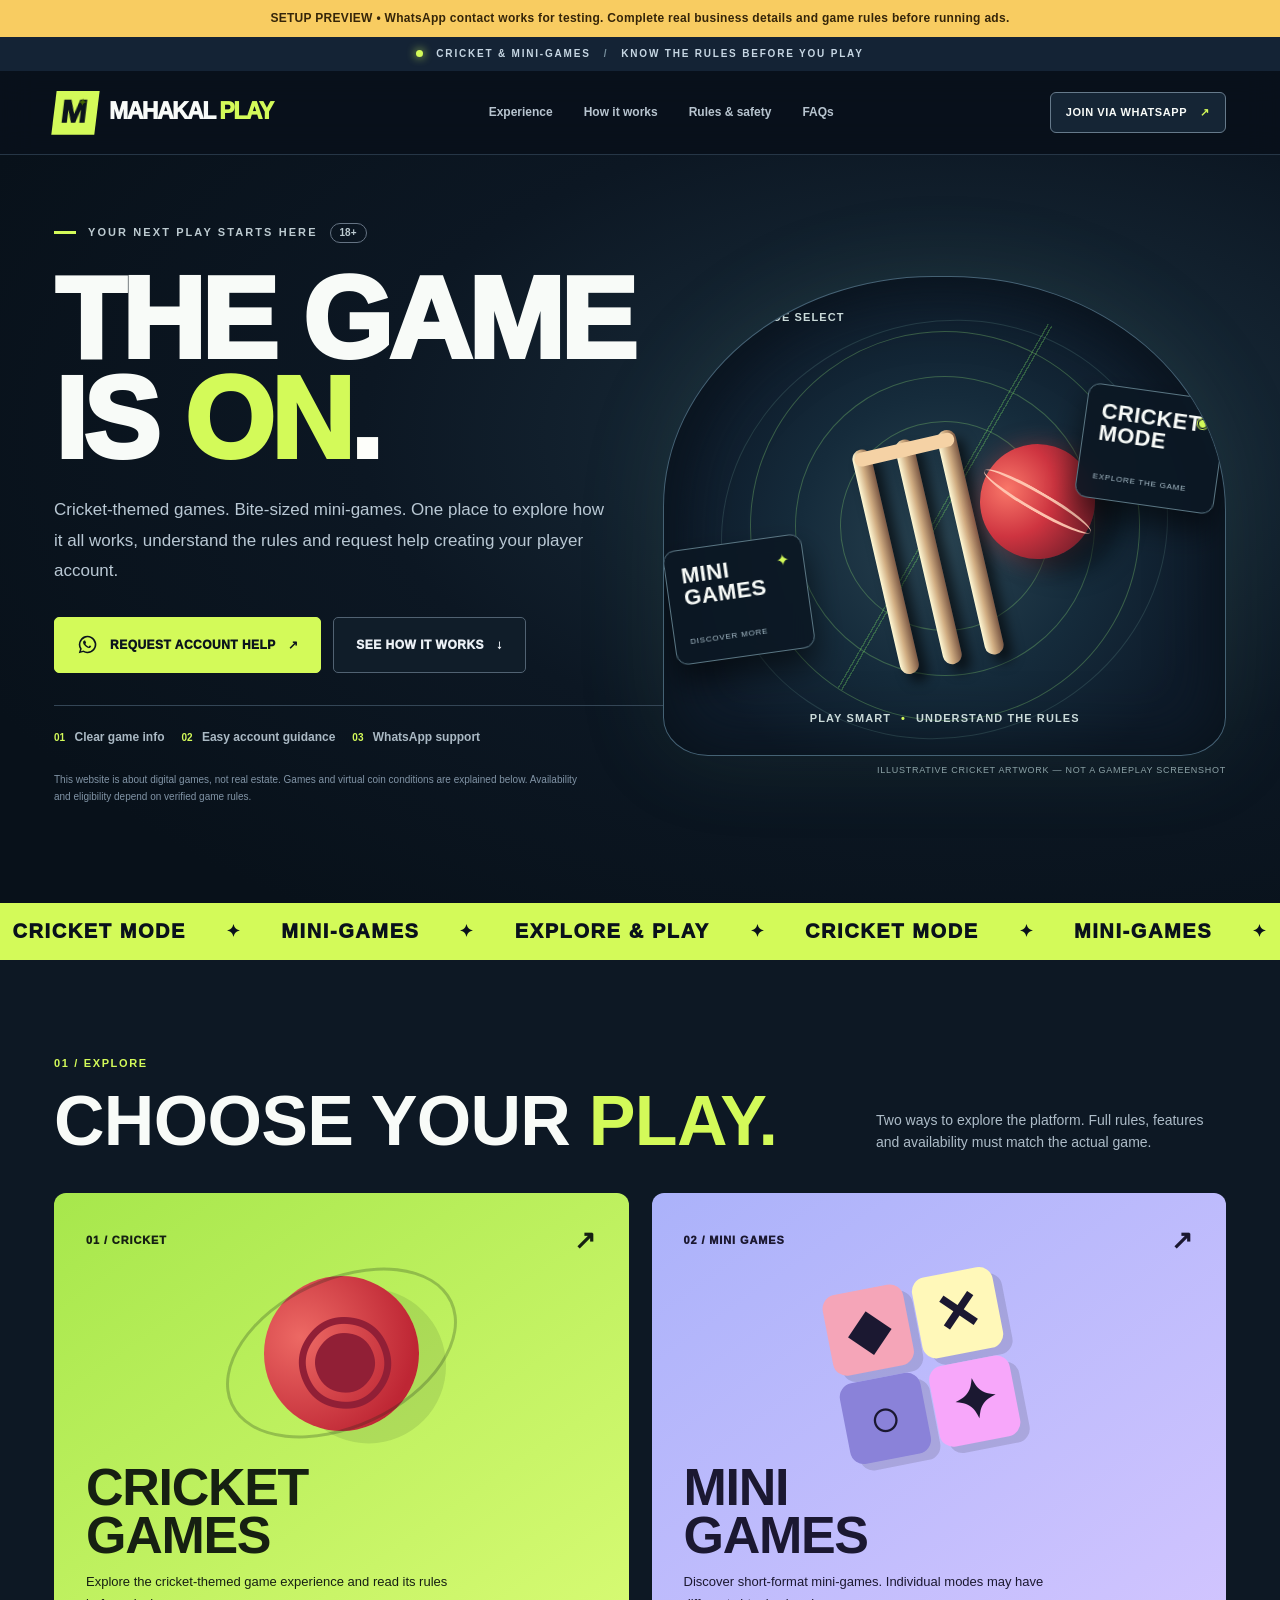
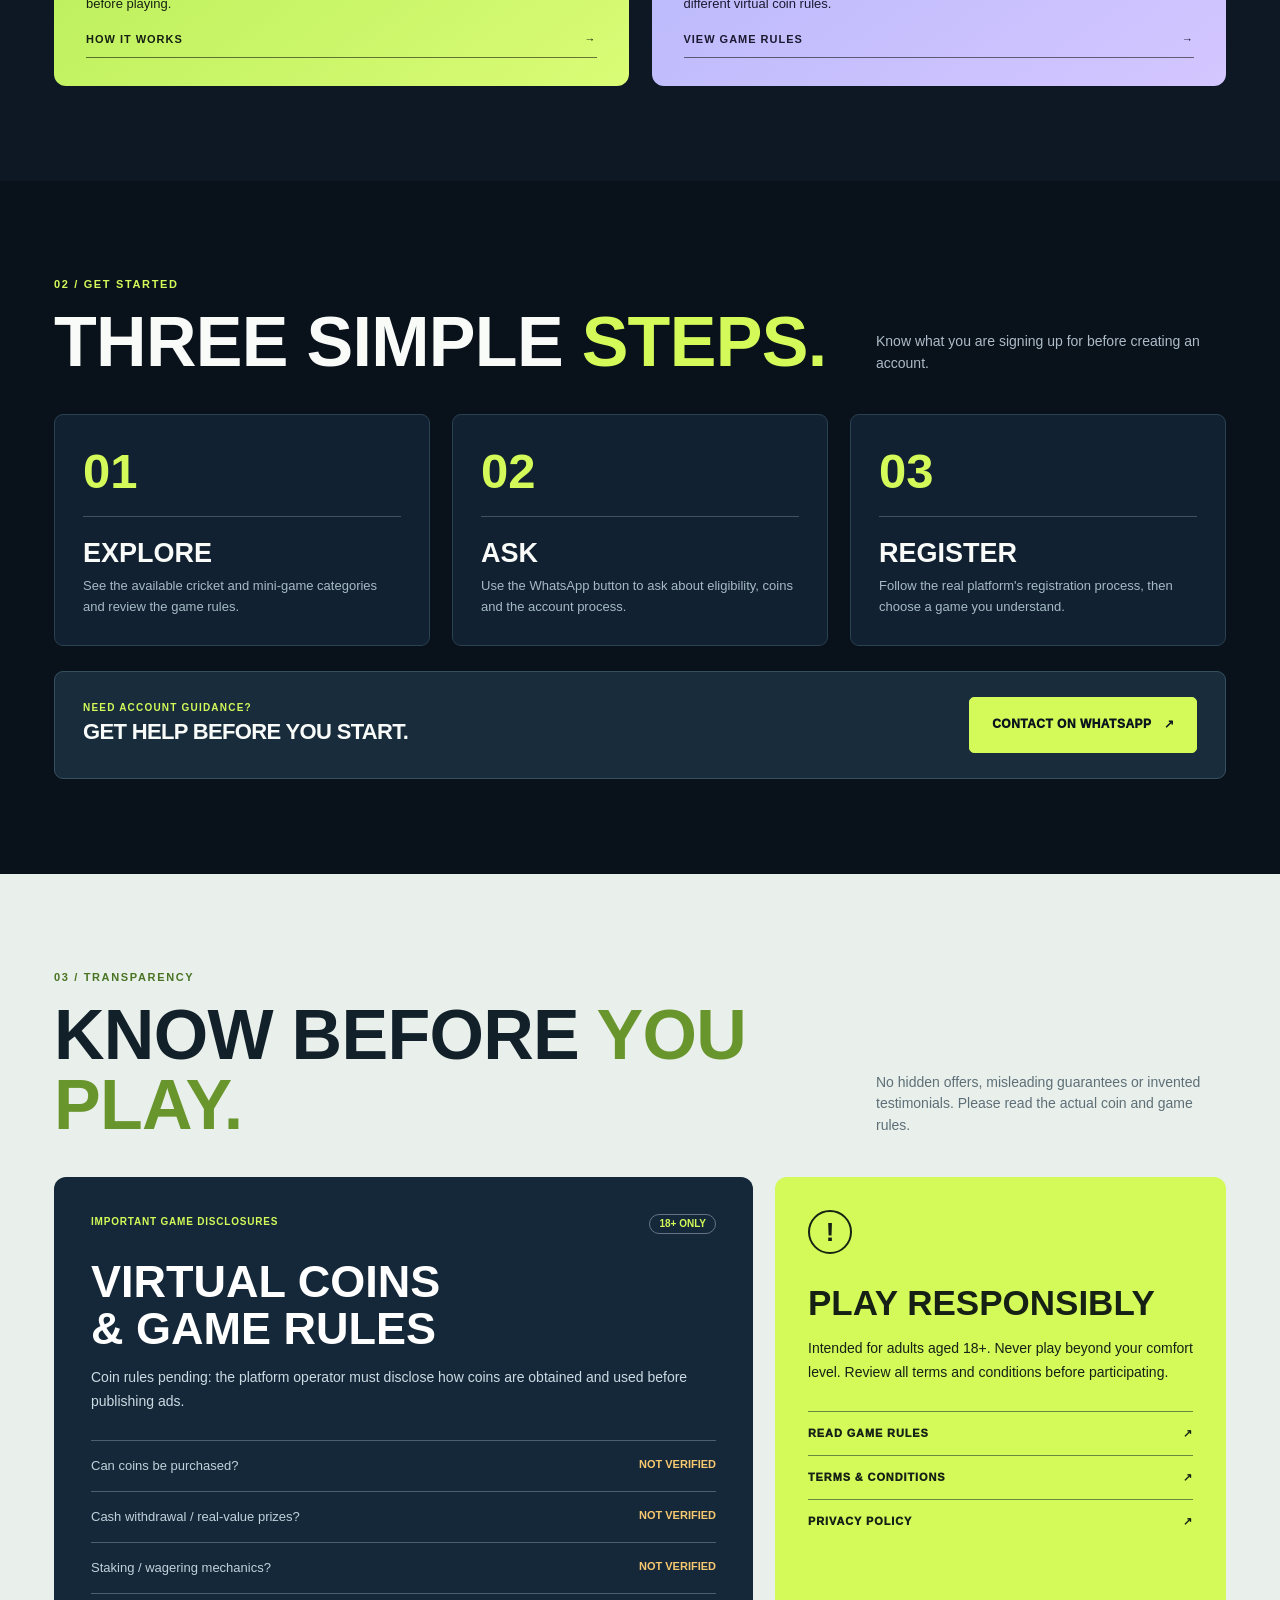
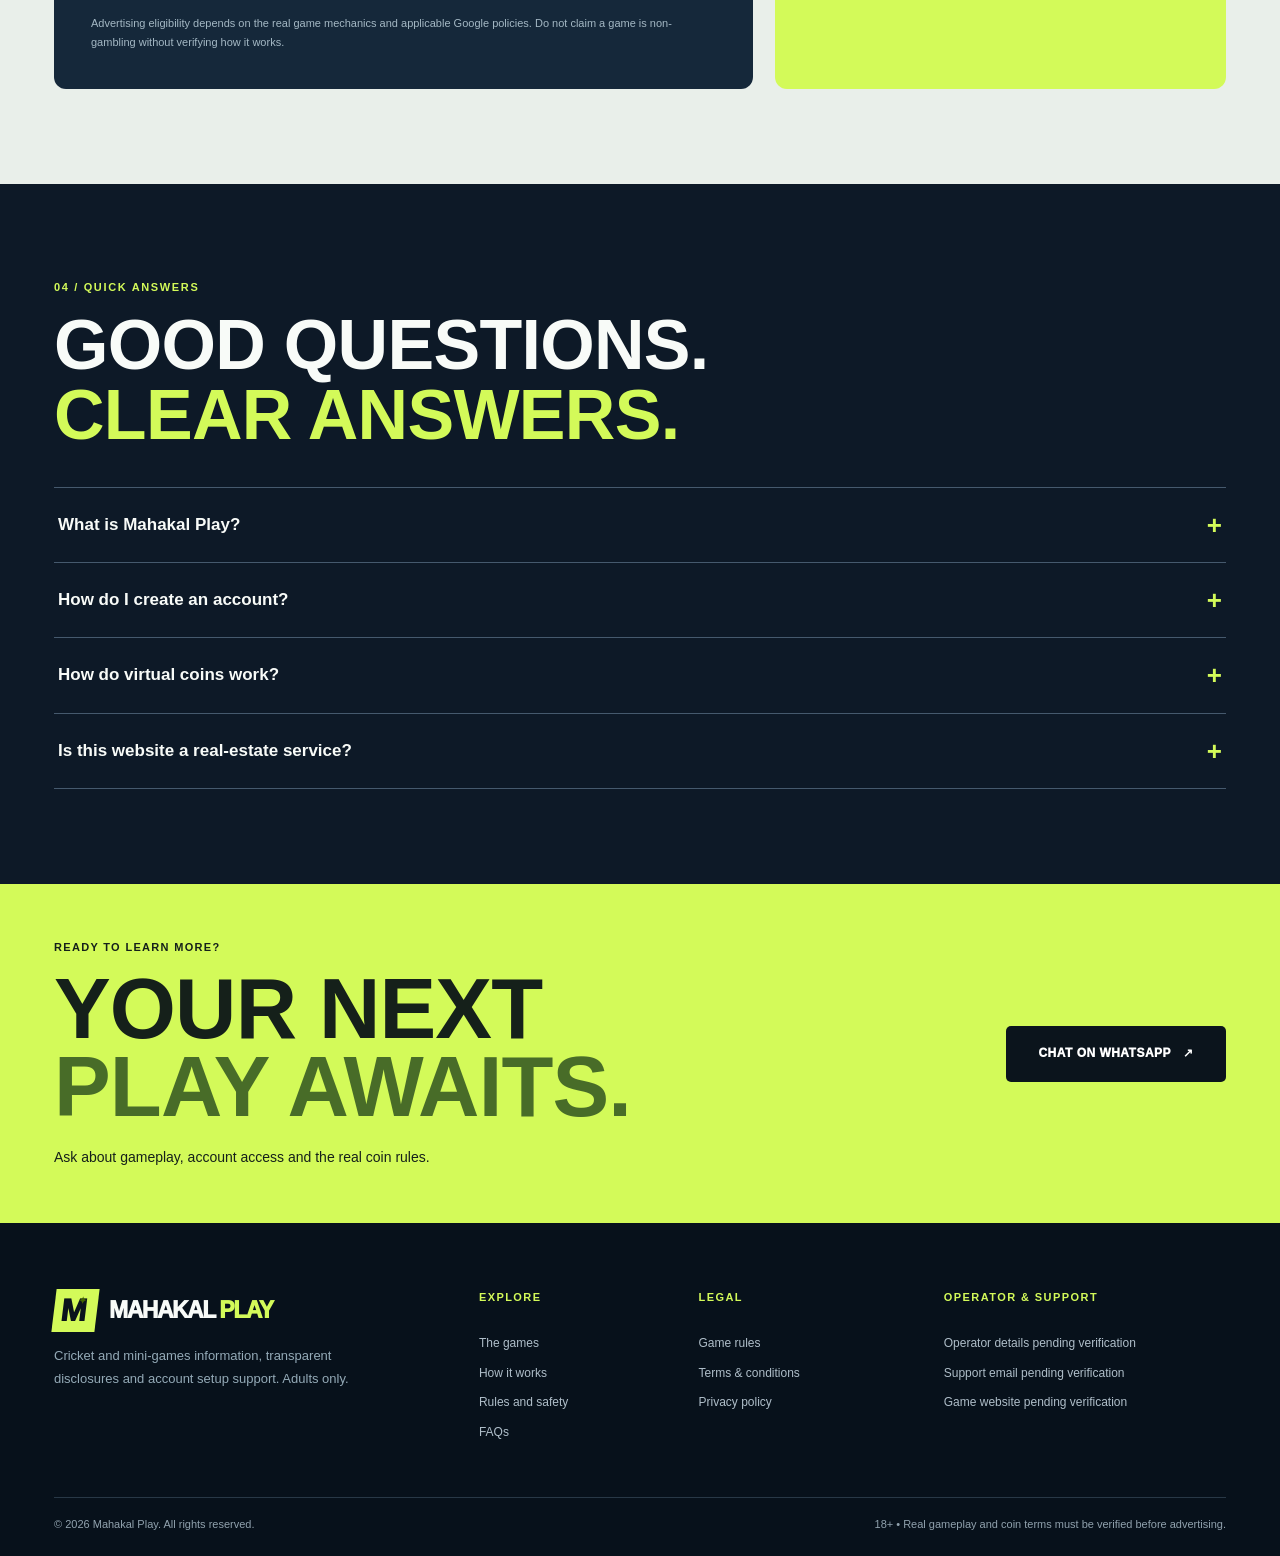
<file: index.html>
<!doctype html>
<html lang="en">
<head>
  <meta charset="utf-8">
  <meta name="viewport" content="width=device-width, initial-scale=1">
  <meta name="theme-color" content="#09111b">
  <meta name="description" content="Explore Mahakal Play cricket games and mini-games. Find game details, virtual coin rules and request account setup information on WhatsApp.">
  <meta property="og:type" content="website">
  <meta property="og:title" content="Mahakal Play | Cricket & Mini-Games">
  <meta property="og:description" content="Cricket and mini-games: learn how the games work before requesting access.">
  <title>Mahakal Play | Cricket & Mini-Games</title>
  <link rel="icon" href="favicon.svg" type="image/svg+xml">
  <link rel="stylesheet" href="styles.css">
  <script defer src="site-config.js"></script>
  <script defer src="script.js"></script>
</head>
<body>
  <a class="skip" href="#main">Skip to content</a>
  <div class="launch-note" id="launchNote" role="status">SETUP PREVIEW • WhatsApp contact works for testing. Complete real business details and game rules before running ads.</div>
  <div class="announcement"><span class="ping"></span> CRICKET & MINI-GAMES <span class="announcement-sep">/</span> KNOW THE RULES BEFORE YOU PLAY</div>
  <header class="header">
    <div class="wrap header-inner">
      <a class="brand" href="#top" aria-label="Mahakal Play homepage"><span class="brand-logo">M<span>✦</span></span><span class="brand-word" data-brand>MAHAKAL <em>PLAY</em></span></a>
      <nav class="desktop-nav" aria-label="Main navigation"><a href="#experience">Experience</a><a href="#how">How it works</a><a href="#rules">Rules & safety</a><a href="#questions">FAQs</a></nav>
      <button type="button" class="header-cta js-wa" disabled>JOIN VIA WHATSAPP <span aria-hidden="true">↗</span></button>
    </div>
  </header>
  <main id="main">
    <section class="hero" id="top">
      <div class="wrap hero-grid">
        <div class="hero-copy">
          <div class="eyebrow"><span class="eyebrow-bar"></span> YOUR NEXT PLAY STARTS HERE <span class="age-tag">18+</span></div>
          <h1>THE GAME<br>IS <span class="highlight">ON<span class="period">.</span></span></h1>
          <p class="hero-intro">Cricket-themed games. Bite-sized mini-games. One place to explore how it all works, understand the rules and request help creating your player account.</p>
          <div class="hero-actions">
            <button type="button" class="button button-main js-wa" disabled><svg class="wa-icon" viewBox="0 0 24 24" aria-hidden="true"><path d="M12.04 2a9.93 9.93 0 0 0-8.56 15L2 22l5.1-1.34A10 10 0 1 0 12.04 2Zm0 18.17a8.13 8.13 0 0 1-4.14-1.13l-.3-.17-3.03.8.81-2.95-.2-.3a8.16 8.16 0 1 1 6.86 3.75Zm4.5-6.1c-.25-.13-1.47-.73-1.69-.82-.23-.08-.39-.12-.56.13-.17.25-.64.82-.79.99-.15.17-.3.19-.55.06a6.73 6.73 0 0 1-1.98-1.22 7.28 7.28 0 0 1-1.37-1.7c-.14-.24-.02-.38.1-.5.12-.12.25-.3.37-.44.13-.15.17-.25.25-.42.08-.17.04-.31-.02-.44l-.76-1.83c-.2-.49-.4-.42-.55-.42h-.47c-.17 0-.44.06-.67.31s-.88.86-.88 2.08.9 2.4 1.03 2.57a9.31 9.31 0 0 0 3.57 3.15c1.76.76 2.13.61 2.52.57.38-.04 1.47-.6 1.68-1.18.21-.58.21-1.08.15-1.18-.06-.11-.23-.17-.48-.3Z"/></svg><span>REQUEST ACCOUNT HELP</span><span aria-hidden="true">↗</span></button>
            <a href="#how" class="button button-outline">SEE HOW IT WORKS <span aria-hidden="true">↓</span></a>
          </div>
          <div class="hero-footnotes"><span><b>01</b> Clear game info</span><span><b>02</b> Easy account guidance</span><span><b>03</b> WhatsApp support</span></div>
          <p class="fine-print">This website is about digital games, not real estate. Games and virtual coin conditions are explained below. Availability and eligibility depend on verified game rules.</p>
        </div>
        <div class="hero-visual" aria-label="Decorative cricket-inspired illustration, not actual game footage" role="img">
          <div class="arena"><div class="arena-ring arena-ring-1"></div><div class="arena-ring arena-ring-2"></div><div class="arena-ring arena-ring-3"></div><div class="arena-lines"></div>
            <div class="arena-top"><span class="small-dot"></span> GAME MODE SELECT <span class="live-label">EXPLORE</span></div>
            <div class="cricket-ball"><span class="ball-seam"></span></div>
            <div class="wicket"><i></i><i></i><i></i><span class="bail bail-one"></span><span class="bail bail-two"></span></div>
            <div class="mini-card mini-left"><span class="mini-glyph">✦</span><strong>MINI<br>GAMES</strong><small>DISCOVER MORE</small></div>
            <div class="mini-card mini-right"><span class="mini-glyph">◉</span><strong>CRICKET<br>MODE</strong><small>EXPLORE THE GAME</small></div>
            <div class="arena-bottom">PLAY SMART <span>•</span> UNDERSTAND THE RULES</div>
          </div>
          <div class="visual-caption">ILLUSTRATIVE CRICKET ARTWORK — NOT A GAMEPLAY SCREENSHOT</div>
        </div>
      </div>
      <div class="hero-marquee" aria-hidden="true"><span>CRICKET MODE</span><b>✦</b><span>MINI-GAMES</span><b>✦</b><span>EXPLORE & PLAY</span><b>✦</b><span>CRICKET MODE</span><b>✦</b><span>MINI-GAMES</span><b>✦</b></div>
    </section>
    <section class="section experiences" id="experience"><div class="wrap"><div class="section-head"><div><p class="kicker">01 / EXPLORE</p><h2>CHOOSE YOUR <span>PLAY.</span></h2></div><p>Two ways to explore the platform. Full rules, features and availability must match the actual game.</p></div>
      <div class="experience-grid"><article class="experience-card card-cricket"><div class="exp-upper"><span class="exp-number">01 / CRICKET</span><span class="exp-arrow">↗</span></div><div class="exp-art exp-cricket"><div class="ball-symbol">◉</div><div class="motion-ring"></div></div><h3>CRICKET<br>GAMES</h3><p>Explore the cricket-themed game experience and read its rules before playing.</p><a href="#rules">HOW IT WORKS <span aria-hidden="true">→</span></a></article>
      <article class="experience-card card-mini"><div class="exp-upper"><span class="exp-number">02 / MINI GAMES</span><span class="exp-arrow">↗</span></div><div class="exp-art exp-mini"><div class="tile tile-1">◆</div><div class="tile tile-2">✕</div><div class="tile tile-3">○</div><div class="tile tile-4">✦</div></div><h3>MINI<br>GAMES</h3><p>Discover short-format mini-games. Individual modes may have different virtual coin rules.</p><a href="#rules">VIEW GAME RULES <span aria-hidden="true">→</span></a></article></div>
    </div></section>
    <section class="section how" id="how"><div class="wrap"><div class="section-head"><div><p class="kicker">02 / GET STARTED</p><h2>THREE SIMPLE <span>STEPS.</span></h2></div><p>Know what you are signing up for before creating an account.</p></div>
      <div class="steps"><article class="step"><span class="step-no">01</span><div class="step-line"></div><h3>EXPLORE</h3><p>See the available cricket and mini-game categories and review the game rules.</p></article><article class="step"><span class="step-no">02</span><div class="step-line"></div><h3>ASK</h3><p>Use the WhatsApp button to ask about eligibility, coins and the account process.</p></article><article class="step"><span class="step-no">03</span><div class="step-line"></div><h3>REGISTER</h3><p>Follow the real platform's registration process, then choose a game you understand.</p></article></div>
      <div class="how-cta"><div><span>NEED ACCOUNT GUIDANCE?</span><strong>GET HELP BEFORE YOU START.</strong></div><button type="button" class="button button-main js-wa" disabled>CONTACT ON WHATSAPP <span aria-hidden="true">↗</span></button></div>
    </div></section>
    <section class="section rules" id="rules"><div class="wrap"><div class="section-head"><div><p class="kicker">03 / TRANSPARENCY</p><h2>KNOW BEFORE <span>YOU PLAY.</span></h2></div><p>No hidden offers, misleading guarantees or invented testimonials. Please read the actual coin and game rules.</p></div>
      <div class="rules-grid"><div class="rule-main"><div class="rule-label">IMPORTANT GAME DISCLOSURES <span class="age-pill">18+ ONLY</span></div><h3>VIRTUAL COINS<br>&amp; GAME RULES</h3><p id="coinRulesText" class="coin-text">Coin rules pending: the platform operator must disclose how coins are obtained and used before publishing ads.</p><div class="truth-table"><div><span>Can coins be purchased?</span><strong id="purchasesValue">NOT VERIFIED</strong></div><div><span>Cash withdrawal / real-value prizes?</span><strong id="prizesValue">NOT VERIFIED</strong></div><div><span>Staking / wagering mechanics?</span><strong id="wagerValue">NOT VERIFIED</strong></div></div><p class="rule-note">Advertising eligibility depends on the real game mechanics and applicable Google policies. Do not claim a game is non-gambling without verifying how it works.</p></div>
      <aside class="rule-aside"><span class="aside-symbol">!</span><h3>PLAY RESPONSIBLY</h3><p>Intended for adults aged 18+. Never play beyond your comfort level. Review all terms and conditions before participating.</p><a href="game-rules.html">READ GAME RULES <span aria-hidden="true">↗</span></a><a href="terms.html">TERMS & CONDITIONS <span aria-hidden="true">↗</span></a><a href="privacy.html">PRIVACY POLICY <span aria-hidden="true">↗</span></a></aside></div>
    </div></section>
    <section class="section questions" id="questions"><div class="wrap"><div class="section-head"><div><p class="kicker">04 / QUICK ANSWERS</p><h2>GOOD QUESTIONS.<br><span>CLEAR ANSWERS.</span></h2></div></div>
      <div class="faq-list"><details><summary>What is Mahakal Play?<span>+</span></summary><div class="faq-body">Mahakal Play is the working name for a cricket and mini-games platform. Verify the real business name and game website before publishing this landing page.</div></details><details><summary>How do I create an account?<span>+</span></summary><div class="faq-body">Use the WhatsApp contact button to request account setup information. Account access is enabled only after verified business contact details are configured.</div></details><details><summary>How do virtual coins work?<span>+</span></summary><div class="faq-body" id="coinRulesFAQ">Before promotion, the operator must publish accurate information on how coins are acquired, used and whether any rewards have real-world value.</div></details><details><summary>Is this website a real-estate service?<span>+</span></summary><div class="faq-body">No. This page describes a digital gaming platform. Its advertisement, destination, support messages and actual service should all match.</div></details></div>
    </div></section>
    <section class="bottom-cta"><div class="wrap bottom-cta-inner"><div><p>READY TO LEARN MORE?</p><h2>YOUR NEXT<br><span>PLAY AWAITS.</span></h2><div class="bottom-small">Ask about gameplay, account access and the real coin rules.</div></div><button class="button button-dark js-wa" type="button" disabled>CHAT ON WHATSAPP <span aria-hidden="true">↗</span></button></div></section>
  </main>
  <footer class="footer"><div class="wrap"><div class="footer-main"><div class="footer-identity"><div class="brand"><span class="brand-logo">M<span>✦</span></span><span class="brand-word" data-brand>MAHAKAL <em>PLAY</em></span></div><p>Cricket and mini-games information, transparent disclosures and account setup support. Adults only.</p></div><div class="footer-links"><h3>EXPLORE</h3><a href="#experience">The games</a><a href="#how">How it works</a><a href="#rules">Rules and safety</a><a href="#questions">FAQs</a></div><div class="footer-links"><h3>LEGAL</h3><a href="game-rules.html">Game rules</a><a href="terms.html">Terms & conditions</a><a href="privacy.html">Privacy policy</a></div><div class="footer-contact"><h3>OPERATOR & SUPPORT</h3><p id="operatorName">Operator details pending verification</p><p id="supportEmail">Support email pending verification</p><p id="gameWebsite">Game website pending verification</p></div></div><div class="footer-bottom"><span>© <span id="year">2026</span> <span data-brand>Mahakal Play</span>. All rights reserved.</span><span>18+ • Real gameplay and coin terms must be verified before advertising.</span></div></div></footer>
  <div class="mobile-contact" id="mobileContact"><div><strong>ACCOUNT SUPPORT</strong><small>Via WhatsApp • 18+</small></div><button class="button button-main js-wa" type="button" disabled>CONTACT <span aria-hidden="true">↗</span></button></div>
  <div class="toast" id="toast" role="status" aria-live="polite" hidden></div>
</body>
</html>
</file>
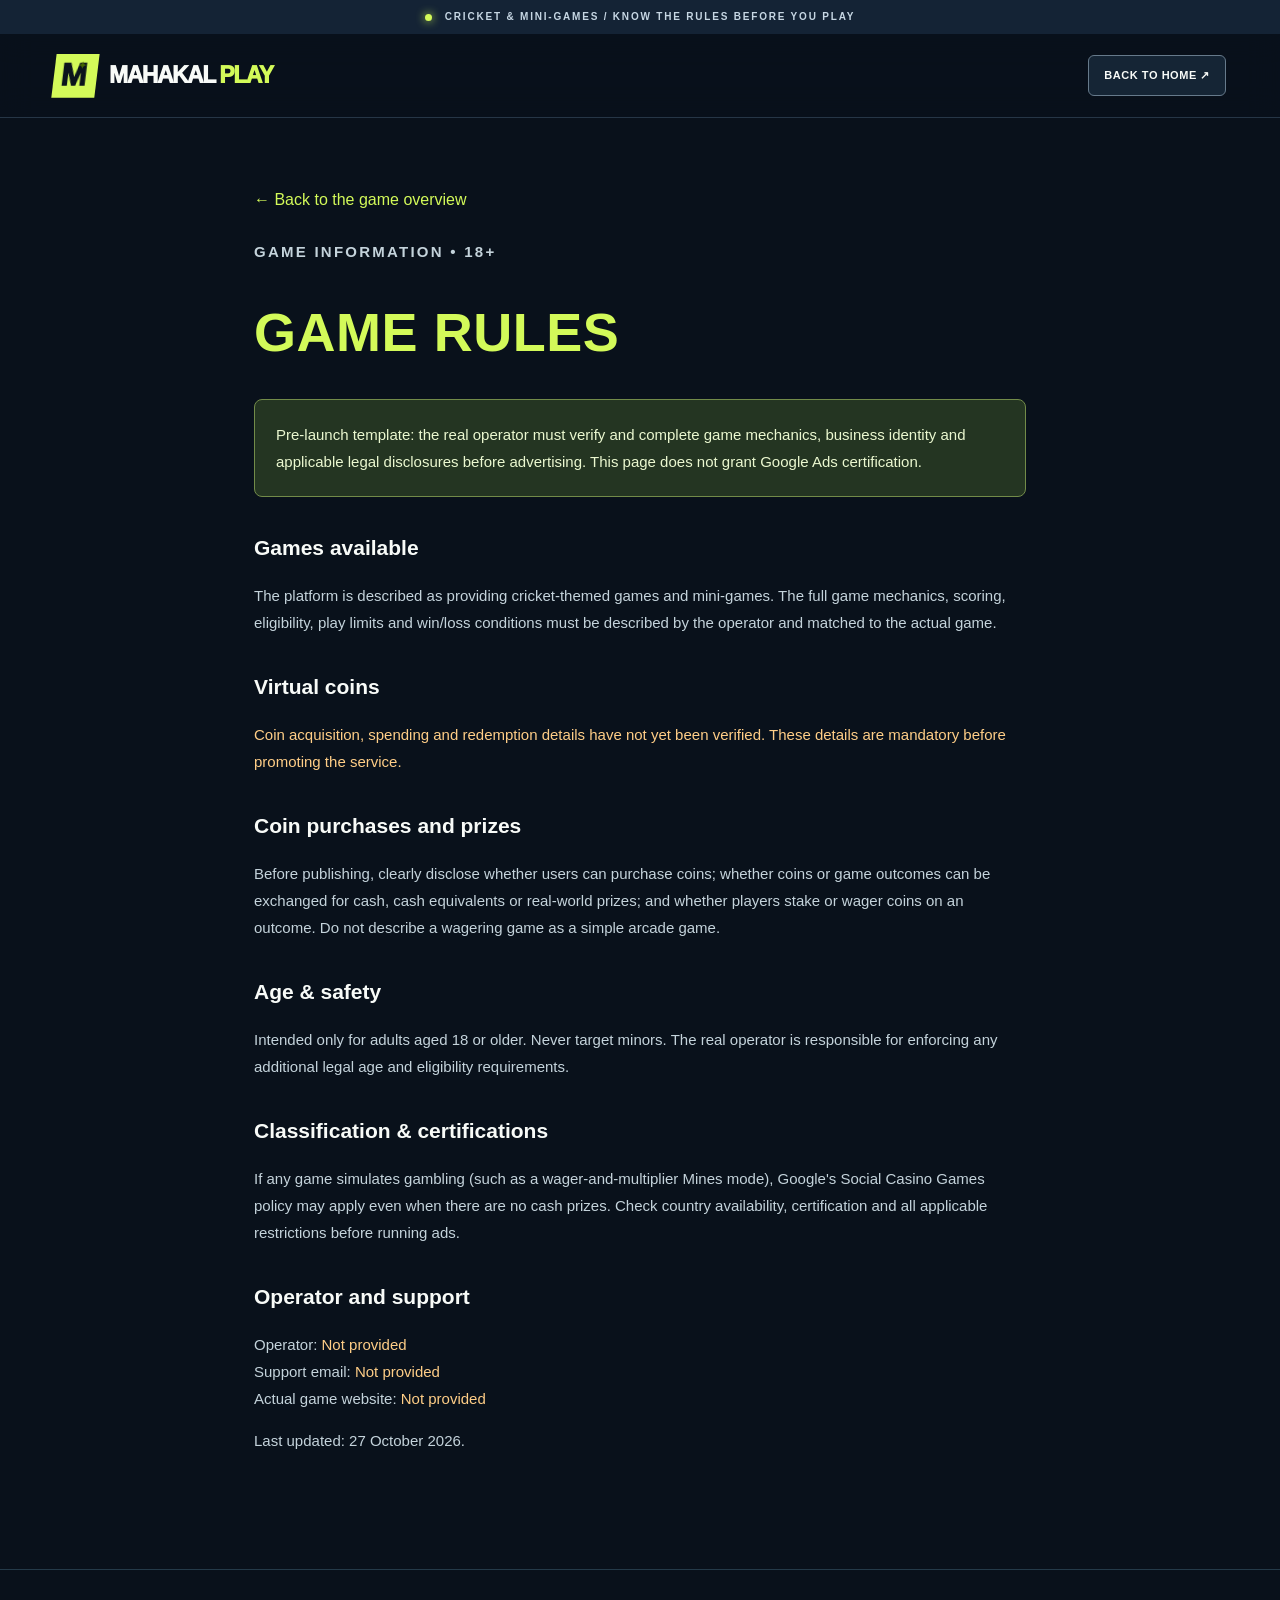
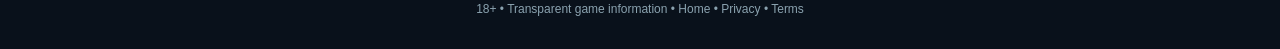
<file: game-rules.html>
<!doctype html><html lang="en"><head><meta charset="utf-8"><meta name="viewport" content="width=device-width, initial-scale=1"><meta name="theme-color" content="#09111b"><title>Game Rules | Mahakal Play</title><meta name="description" content="Game Rules: clear information for Mahakal Play game users."><link rel="icon" href="favicon.svg" type="image/svg+xml"><link rel="stylesheet" href="styles.css"><script defer src="site-config.js"></script></head><body><div class="announcement"><span class="ping"></span> CRICKET & MINI-GAMES / KNOW THE RULES BEFORE YOU PLAY</div><header class="header"><div class="wrap header-inner"><a class="brand" href="index.html"><span class="brand-logo">M<span>✦</span></span><span class="brand-word">MAHAKAL <em>PLAY</em></span></a><a class="header-cta" href="index.html">BACK TO HOME ↗</a></div></header><main class="legal-layout"><a href="index.html" class="back">← Back to the game overview</a><p class="kicker">GAME INFORMATION • 18+</p><h1>GAME RULES</h1><p class="legal-highlight">Pre-launch template: the real operator must verify and complete game mechanics, business identity and applicable legal disclosures before advertising. This page does not grant Google Ads certification.</p><h2>Games available</h2><p>The platform is described as providing cricket-themed games and mini-games. The full game mechanics, scoring, eligibility, play limits and win/loss conditions must be described by the operator and matched to the actual game.</p><h2>Virtual coins</h2><p id="siteCoins" class="pending">Coin acquisition, spending and redemption details have not yet been verified. These details are mandatory before promoting the service.</p><h2>Coin purchases and prizes</h2><p>Before publishing, clearly disclose whether users can purchase coins; whether coins or game outcomes can be exchanged for cash, cash equivalents or real-world prizes; and whether players stake or wager coins on an outcome. Do not describe a wagering game as a simple arcade game.</p><h2>Age & safety</h2><p>Intended only for adults aged 18 or older. Never target minors. The real operator is responsible for enforcing any additional legal age and eligibility requirements.</p><h2>Classification & certifications</h2><p>If any game simulates gambling (such as a wager-and-multiplier Mines mode), Google's Social Casino Games policy may apply even when there are no cash prizes. Check country availability, certification and all applicable restrictions before running ads.</p><script>window.addEventListener('load',function(){var c=window.SITE_CONFIG||{};if(c.coinRules)document.getElementById('siteCoins').textContent=c.coinRules;});</script><h2>Operator and support</h2><p>Operator: <span id="name" class="pending">Not provided</span><br>Support email: <span id="email" class="pending">Not provided</span><br>Actual game website: <span id="game" class="pending">Not provided</span></p><p>Last updated: 27 October 2026.</p></main><footer class="legal-footer">18+ • Transparent game information • <a href="index.html">Home</a> • <a href="privacy.html">Privacy</a> • <a href="terms.html">Terms</a></footer><script>window.addEventListener('load',function(){var c=window.SITE_CONFIG||{};document.getElementById('name').textContent=c.operatorName||'Not provided';document.getElementById('email').textContent=c.supportEmail||'Not provided';document.getElementById('game').textContent=c.gameWebsite||'Not provided';});</script></body></html>
</file>
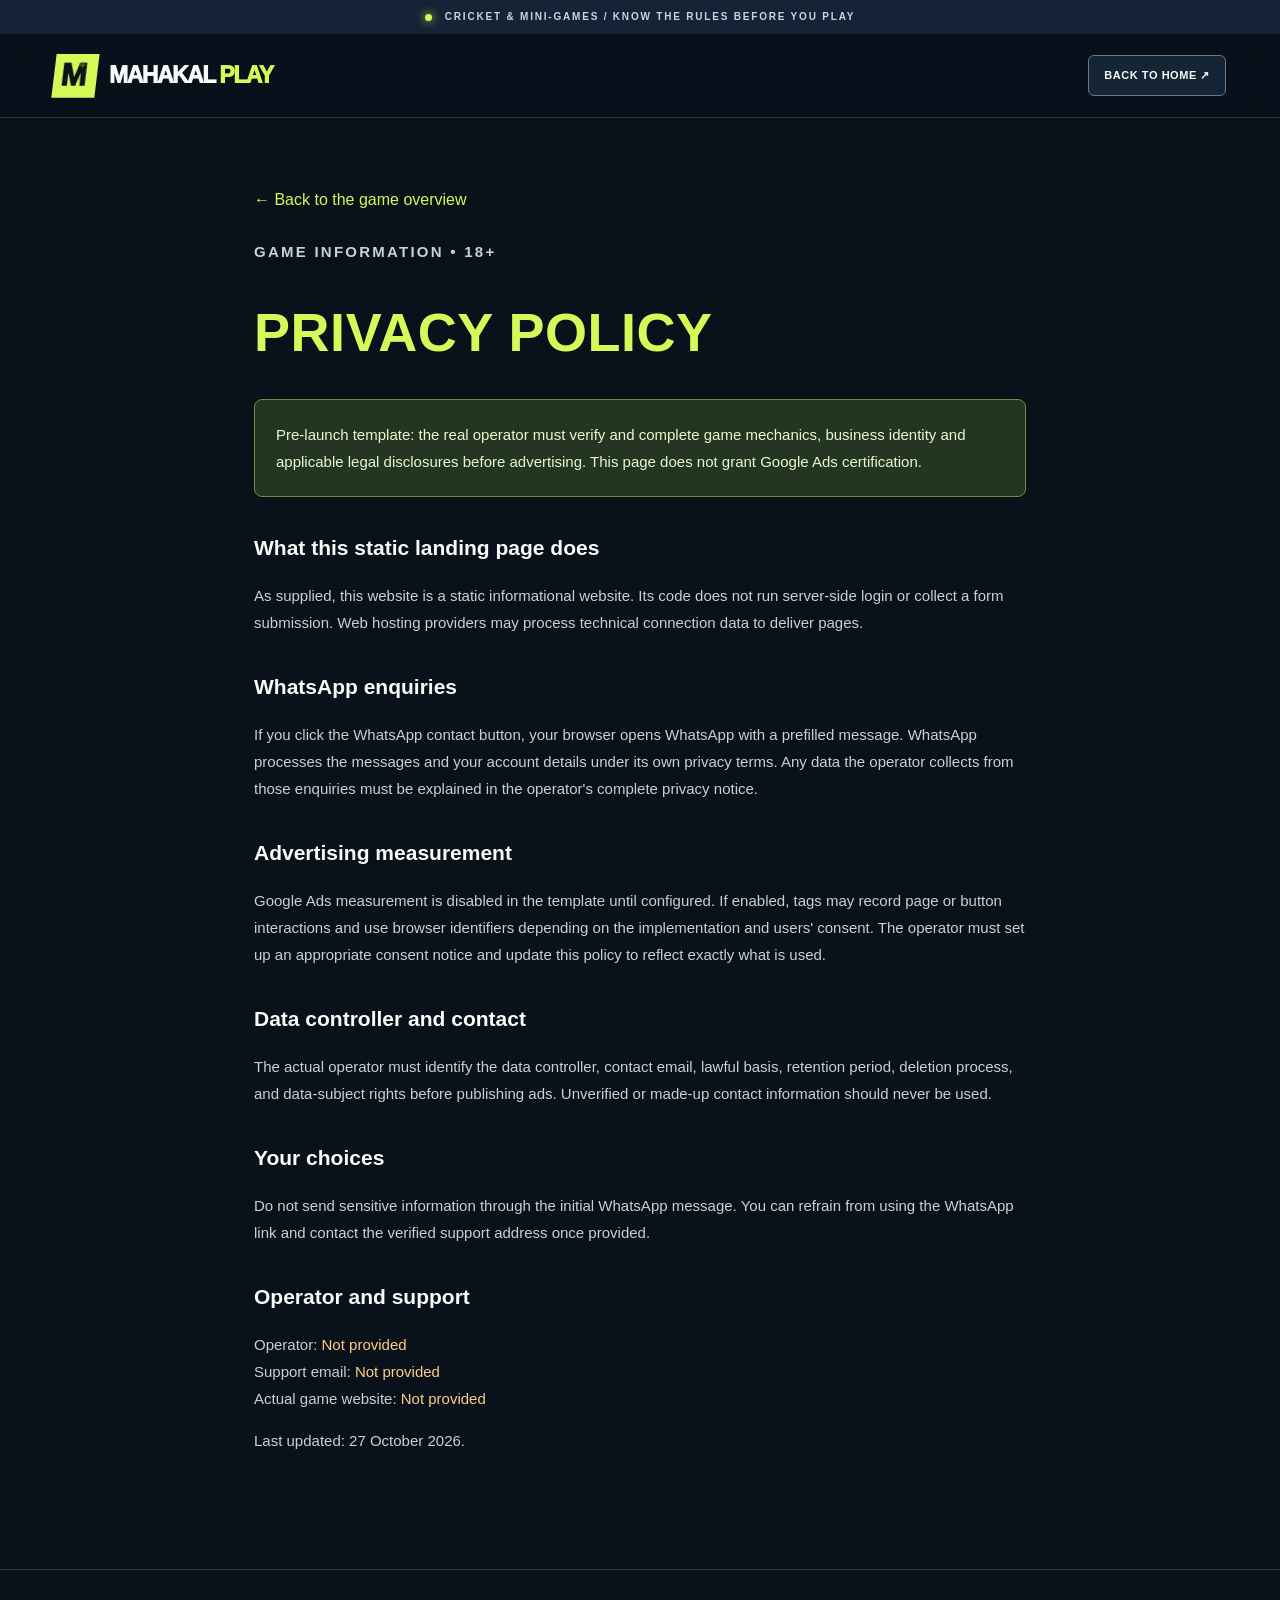
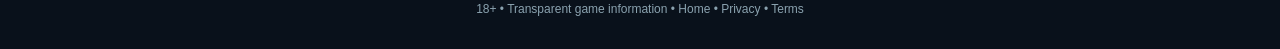
<file: privacy.html>
<!doctype html><html lang="en"><head><meta charset="utf-8"><meta name="viewport" content="width=device-width, initial-scale=1"><meta name="theme-color" content="#09111b"><title>Privacy Policy | Mahakal Play</title><meta name="description" content="Privacy Policy: clear information for Mahakal Play game users."><link rel="icon" href="favicon.svg" type="image/svg+xml"><link rel="stylesheet" href="styles.css"><script defer src="site-config.js"></script></head><body><div class="announcement"><span class="ping"></span> CRICKET & MINI-GAMES / KNOW THE RULES BEFORE YOU PLAY</div><header class="header"><div class="wrap header-inner"><a class="brand" href="index.html"><span class="brand-logo">M<span>✦</span></span><span class="brand-word">MAHAKAL <em>PLAY</em></span></a><a class="header-cta" href="index.html">BACK TO HOME ↗</a></div></header><main class="legal-layout"><a href="index.html" class="back">← Back to the game overview</a><p class="kicker">GAME INFORMATION • 18+</p><h1>PRIVACY POLICY</h1><p class="legal-highlight">Pre-launch template: the real operator must verify and complete game mechanics, business identity and applicable legal disclosures before advertising. This page does not grant Google Ads certification.</p><h2>What this static landing page does</h2><p>As supplied, this website is a static informational website. Its code does not run server-side login or collect a form submission. Web hosting providers may process technical connection data to deliver pages.</p><h2>WhatsApp enquiries</h2><p>If you click the WhatsApp contact button, your browser opens WhatsApp with a prefilled message. WhatsApp processes the messages and your account details under its own privacy terms. Any data the operator collects from those enquiries must be explained in the operator's complete privacy notice.</p><h2>Advertising measurement</h2><p>Google Ads measurement is disabled in the template until configured. If enabled, tags may record page or button interactions and use browser identifiers depending on the implementation and users' consent. The operator must set up an appropriate consent notice and update this policy to reflect exactly what is used.</p><h2>Data controller and contact</h2><p>The actual operator must identify the data controller, contact email, lawful basis, retention period, deletion process, and data-subject rights before publishing ads. Unverified or made-up contact information should never be used.</p><h2>Your choices</h2><p>Do not send sensitive information through the initial WhatsApp message. You can refrain from using the WhatsApp link and contact the verified support address once provided.</p><h2>Operator and support</h2><p>Operator: <span id="name" class="pending">Not provided</span><br>Support email: <span id="email" class="pending">Not provided</span><br>Actual game website: <span id="game" class="pending">Not provided</span></p><p>Last updated: 27 October 2026.</p></main><footer class="legal-footer">18+ • Transparent game information • <a href="index.html">Home</a> • <a href="privacy.html">Privacy</a> • <a href="terms.html">Terms</a></footer><script>window.addEventListener('load',function(){var c=window.SITE_CONFIG||{};document.getElementById('name').textContent=c.operatorName||'Not provided';document.getElementById('email').textContent=c.supportEmail||'Not provided';document.getElementById('game').textContent=c.gameWebsite||'Not provided';});</script></body></html>
</file>
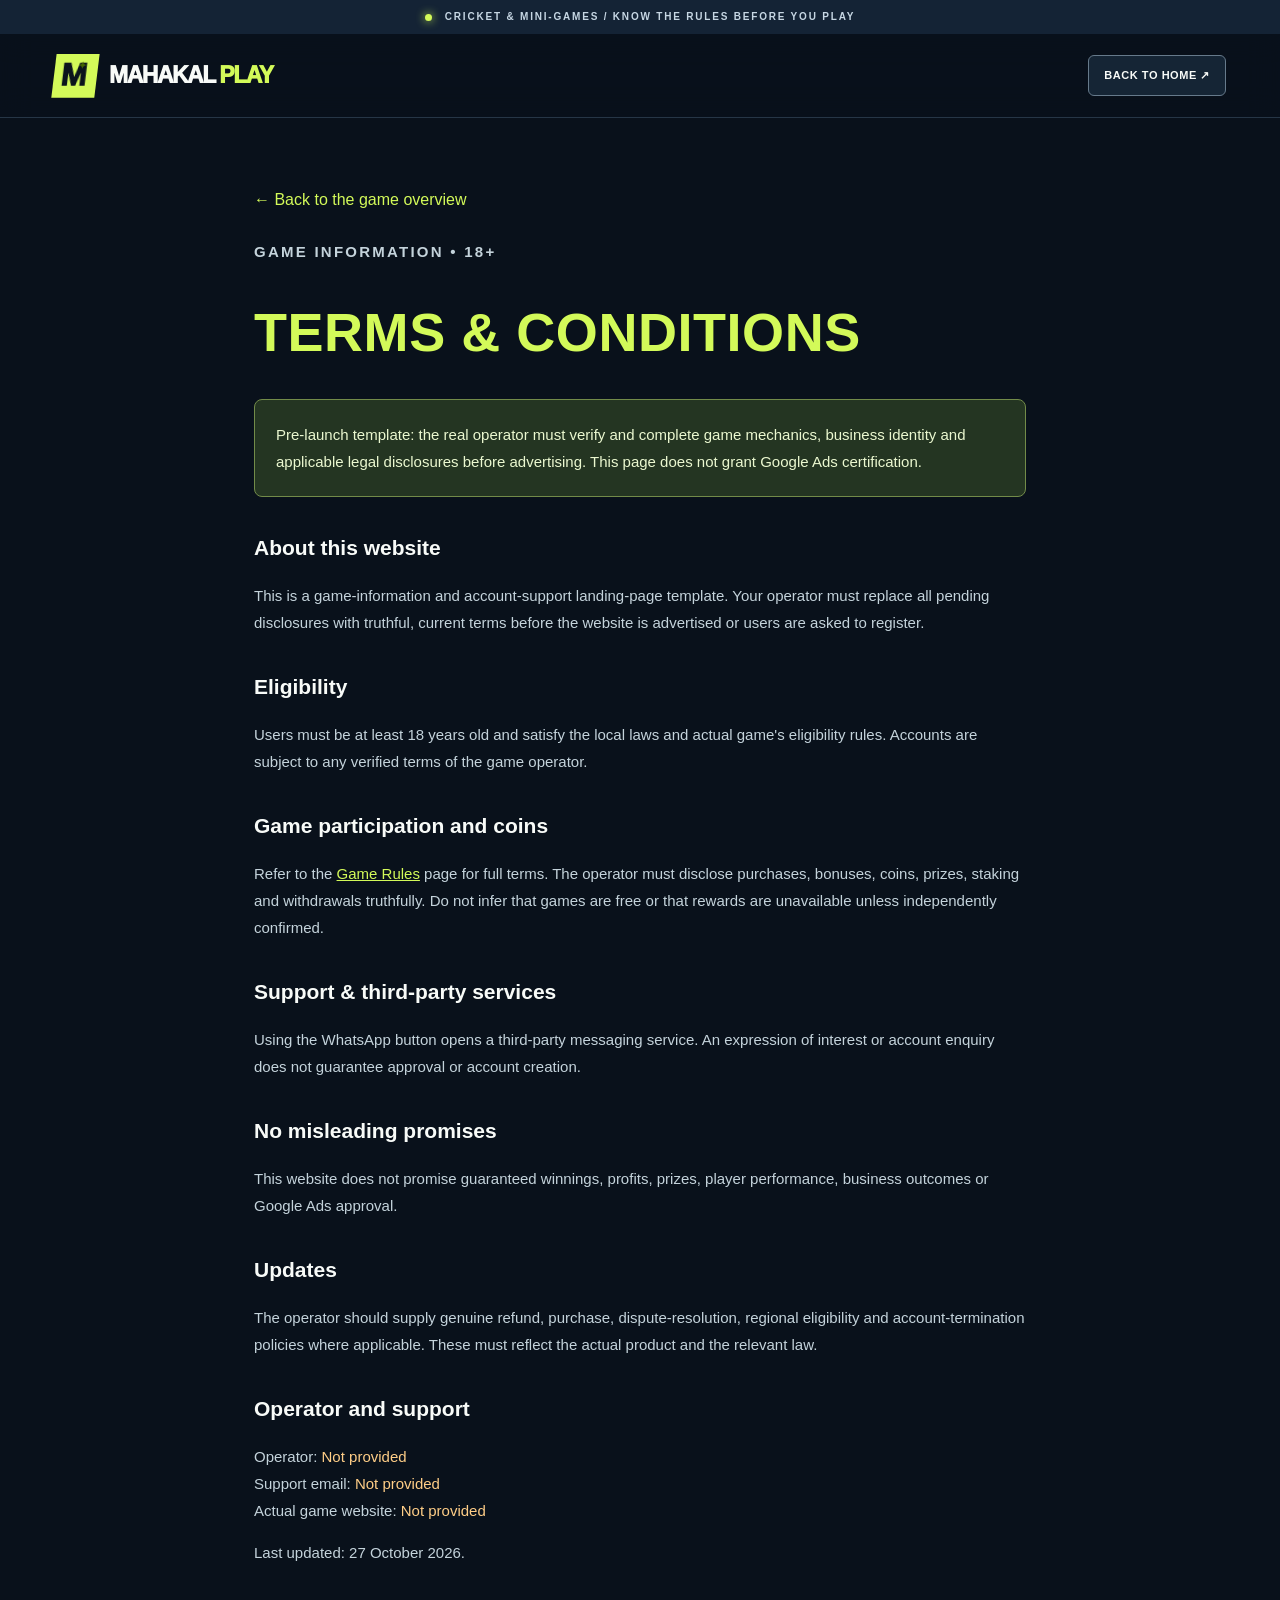
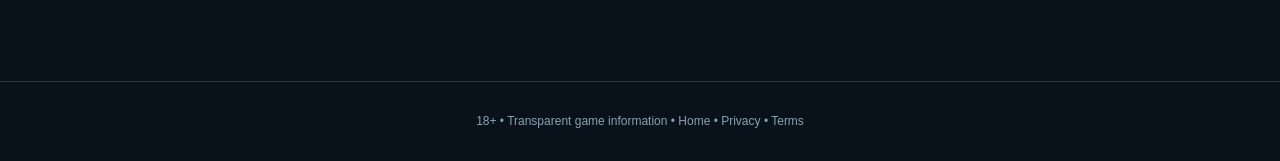
<file: terms.html>
<!doctype html><html lang="en"><head><meta charset="utf-8"><meta name="viewport" content="width=device-width, initial-scale=1"><meta name="theme-color" content="#09111b"><title>Terms & Conditions | Mahakal Play</title><meta name="description" content="Terms & Conditions: clear information for Mahakal Play game users."><link rel="icon" href="favicon.svg" type="image/svg+xml"><link rel="stylesheet" href="styles.css"><script defer src="site-config.js"></script></head><body><div class="announcement"><span class="ping"></span> CRICKET & MINI-GAMES / KNOW THE RULES BEFORE YOU PLAY</div><header class="header"><div class="wrap header-inner"><a class="brand" href="index.html"><span class="brand-logo">M<span>✦</span></span><span class="brand-word">MAHAKAL <em>PLAY</em></span></a><a class="header-cta" href="index.html">BACK TO HOME ↗</a></div></header><main class="legal-layout"><a href="index.html" class="back">← Back to the game overview</a><p class="kicker">GAME INFORMATION • 18+</p><h1>TERMS & CONDITIONS</h1><p class="legal-highlight">Pre-launch template: the real operator must verify and complete game mechanics, business identity and applicable legal disclosures before advertising. This page does not grant Google Ads certification.</p><h2>About this website</h2><p>This is a game-information and account-support landing-page template. Your operator must replace all pending disclosures with truthful, current terms before the website is advertised or users are asked to register.</p><h2>Eligibility</h2><p>Users must be at least 18 years old and satisfy the local laws and actual game's eligibility rules. Accounts are subject to any verified terms of the game operator.</p><h2>Game participation and coins</h2><p>Refer to the <a href="game-rules.html">Game Rules</a> page for full terms. The operator must disclose purchases, bonuses, coins, prizes, staking and withdrawals truthfully. Do not infer that games are free or that rewards are unavailable unless independently confirmed.</p><h2>Support & third-party services</h2><p>Using the WhatsApp button opens a third-party messaging service. An expression of interest or account enquiry does not guarantee approval or account creation.</p><h2>No misleading promises</h2><p>This website does not promise guaranteed winnings, profits, prizes, player performance, business outcomes or Google Ads approval.</p><h2>Updates</h2><p>The operator should supply genuine refund, purchase, dispute-resolution, regional eligibility and account-termination policies where applicable. These must reflect the actual product and the relevant law.</p><h2>Operator and support</h2><p>Operator: <span id="name" class="pending">Not provided</span><br>Support email: <span id="email" class="pending">Not provided</span><br>Actual game website: <span id="game" class="pending">Not provided</span></p><p>Last updated: 27 October 2026.</p></main><footer class="legal-footer">18+ • Transparent game information • <a href="index.html">Home</a> • <a href="privacy.html">Privacy</a> • <a href="terms.html">Terms</a></footer><script>window.addEventListener('load',function(){var c=window.SITE_CONFIG||{};document.getElementById('name').textContent=c.operatorName||'Not provided';document.getElementById('email').textContent=c.supportEmail||'Not provided';document.getElementById('game').textContent=c.gameWebsite||'Not provided';});</script></body></html>
</file>
<file: styles.css>
:root{--bg:#09111b;--bg2:#101d2d;--paper:#eef1ef;--line:#2c3a48;--lime:#d3fa59;--lime2:#b7ee3e;--white:#f8fbf8;--muted:#9eacb9;--ink:#0b141c;--green:#21bd62}*{box-sizing:border-box}html{scroll-behavior:smooth}body{margin:0;background:var(--bg);color:var(--white);font:16px/1.55 Inter,Arial,Helvetica,sans-serif;overflow-x:hidden}button,a{-webkit-tap-highlight-color:transparent}button{font:inherit;cursor:pointer}a{color:inherit;text-decoration:none}.skip{position:absolute;top:-80px;left:12px;z-index:1100;background:white;color:#111;padding:10px}.skip:focus{top:12px}.wrap{max-width:1240px;margin:auto;padding:0 34px}.launch-note{background:#f8cc61;color:#352509;text-align:center;padding:9px 18px;font-size:12px;font-weight:800;letter-spacing:.025em}.launch-note[hidden]{display:none}.announcement{display:flex;justify-content:center;align-items:center;gap:13px;min-height:34px;background:#142335;color:#c6d6e3;letter-spacing:.18em;font-weight:800;font-size:10px}.announcement-sep{color:#78909e}.ping,.small-dot{width:7px;height:7px;background:var(--lime);border-radius:50%;box-shadow:0 0 10px var(--lime);display:inline-block}.header{position:sticky;top:0;z-index:100;background:#09111bed;backdrop-filter:blur(16px);border-bottom:1px solid #263646}.header-inner{display:flex;align-items:center;justify-content:space-between;min-height:83px;gap:16px}.brand{display:inline-flex;align-items:center;gap:12px;white-space:nowrap}.brand-logo{display:flex;align-items:center;justify-content:center;width:43px;height:43px;background:var(--lime);font:950 31px/1 Impact,'Arial Black',sans-serif;letter-spacing:-.15em;transform:skew(-7deg);color:var(--ink);padding-right:5px}.brand-logo span{font-size:10px;position:relative;top:-10px;left:-5px;color:#436501}.brand-word{font-weight:950;font-stretch:condensed;letter-spacing:-.065em;font-size:23px}.brand-word em{font-style:normal;color:var(--lime)}.desktop-nav{display:flex;gap:31px;font-size:12px;font-weight:750;color:#b7c4cf}.desktop-nav a:hover,.footer-links a:hover{color:var(--lime)}.header-cta{border:1px solid #667a8b;background:#152535;color:var(--white);border-radius:6px;padding:11px 15px;font-size:11px;font-weight:900;letter-spacing:.05em;white-space:nowrap}.header-cta:not(:disabled):hover{border-color:var(--lime)}.header-cta span{margin-left:10px;color:var(--lime)}.js-wa:disabled{opacity:.55;cursor:not-allowed}.hero{position:relative;background:radial-gradient(ellipse at 75% 35%,#1c3140 0%,#0c1723 44%,#08111a 80%);overflow:hidden}.hero-grid{display:grid;grid-template-columns:52% 48%;min-height:625px;align-items:center;padding-top:48px;padding-bottom:40px}.hero-copy{position:relative;z-index:4;padding:20px 0 48px}.eyebrow{display:flex;align-items:center;gap:12px;color:#bdcbd1;font-size:11px;font-weight:850;letter-spacing:.19em}.eyebrow-bar{height:3px;width:22px;background:var(--lime)}.age-tag,.age-pill{border:1px solid #657383;border-radius:30px;padding:4px 9px;font:850 10px/1 Arial,sans-serif;letter-spacing:0}.hero h1{font:950 clamp(78px,9vw,134px)/.87 Impact,'Arial Narrow','Arial Black',sans-serif;letter-spacing:-.032em;margin:26px 0}.hero h1 .highlight{color:var(--lime)}.period{color:#fdfefa}.hero-intro{max-width:550px;font-size:17px;line-height:1.8;color:#b9c8d4;margin:0 0 30px}.hero-actions{display:flex;gap:12px;flex-wrap:wrap}.button{min-height:56px;display:inline-flex;align-items:center;justify-content:center;gap:12px;font-size:12px;font-weight:950;letter-spacing:.04em;border-radius:5px;border:1px solid transparent;padding:16px 22px;white-space:nowrap;transition:background .16s,transform .16s}.button:not(:disabled):hover{transform:translateY(-2px)}.button-main{background:var(--lime);color:var(--ink);border-color:var(--lime)}.button-main:not(:disabled):hover{background:#e4ff88}.wa-icon{width:21px;height:21px;fill:currentColor}.button-outline{border-color:#516272;color:#ebf0f5;background:#101d29}.button-outline:hover{border-color:var(--lime)}.hero-footnotes{display:flex;flex-wrap:wrap;gap:17px;margin-top:32px;padding-top:22px;border-top:1px solid #344656;color:#aab9c4;font-size:12px;font-weight:650}.hero-footnotes b{color:var(--lime);font-size:10px;margin-right:6px}.fine-print{font-size:10px;color:#8194a6;max-width:530px;margin-top:25px;line-height:1.7}.hero-visual{position:relative;height:530px;padding:8px 0 25px}.arena{height:480px;position:relative;border-radius:48% 49% 8% 8%;border:1px solid #456274;background:radial-gradient(circle at 50% 55%,#294351 0%,#152b3b 38%,#0e1b2a 70%);overflow:hidden;box-shadow:inset 0 0 70px #081119,0 0 90px #5c9c8020}.arena:after{content:'';position:absolute;inset:45px 55px 18px;border:1px solid #5c858347;border-radius:50%;transform:rotate(-20deg)}.arena-ring{border:1px solid #8edc7350;border-radius:50%;position:absolute;left:50%;top:52%;transform:translate(-50%,-50%) rotate(-15deg)}.arena-ring-1{width:390px;height:390px}.arena-ring-2{width:300px;height:300px}.arena-ring-3{width:210px;height:210px}.arena-lines{width:130px;height:420px;background:linear-gradient(90deg,transparent 0 48%,#77de614d 48% 49%,transparent 49% 51%,#77de614d 51% 52%,transparent 52%);position:absolute;left:50%;top:20px;transform:translateX(-50%) rotate(30deg)}.arena-top,.arena-bottom{position:absolute;z-index:6;left:30px;right:30px;font-size:11px;font-weight:900;letter-spacing:.1em;color:#cadad9;display:flex;gap:10px;align-items:center}.arena-top{top:28px}.arena-bottom{bottom:28px;justify-content:center}.arena-bottom span{color:var(--lime)}.live-label{margin-left:auto;border:1px solid #91b280;padding:5px 7px;border-radius:4px;color:var(--lime);font-size:9px}.cricket-ball{position:absolute;z-index:3;left:calc(50% + 35px);top:35%;width:115px;height:115px;border-radius:50%;transform:rotate(-28deg);background:radial-gradient(circle at 32% 28%,#f97769,#ce3440 42%,#681a27 90%);box-shadow:18px 25px 22px #030b1399,0 2px 25px #e94b4666}.ball-seam{position:absolute;inset:-4px 47px;border-left:3px solid #ffc3af;border-right:3px solid #ffc3af;border-radius:50%;transform:rotate(-32deg)}.wicket{position:absolute;z-index:2;width:106px;height:230px;bottom:88px;left:calc(50% - 70px);display:flex;justify-content:space-between;transform:rotate(-13deg)}.wicket i{width:19px;height:100%;background:linear-gradient(90deg,#fff9d6,#d1ae83 45%,#7a5743);border-radius:15px;box-shadow:7px 10px 12px #0009}.bail{position:absolute;top:3px;height:14px;width:60px;border-radius:8px;background:#f5d2a5}.bail-one{left:2px}.bail-two{right:2px}.mini-card{position:absolute;z-index:8;width:140px;height:115px;border:1px solid #5a7683;border-radius:12px;background:#0b1724e9;backdrop-filter:blur(12px);display:flex;flex-direction:column;padding:15px;box-shadow:0 17px 30px #0008}.mini-card strong{font:900 22px/1 Impact,'Arial Narrow',sans-serif;letter-spacing:.02em}.mini-card small{font-size:8px;letter-spacing:.1em;color:#a9bfcb;margin-top:auto}.mini-glyph{color:var(--lime);align-self:flex-end;position:absolute;right:14px;top:12px}.mini-left{bottom:98px;left:5px;transform:rotate(-8deg)}.mini-right{right:4px;top:114px;transform:rotate(8deg)}.visual-caption{text-align:right;font-size:9px;letter-spacing:.08em;color:#8fa3a9;margin-top:8px}.hero-marquee{height:57px;background:var(--lime);color:#09111b;display:flex;align-items:center;justify-content:space-around;gap:15px;white-space:nowrap;font:950 20px Impact,'Arial Black',sans-serif;letter-spacing:.08em;overflow:hidden}.hero-marquee b{font-size:17px}.section{padding:95px 0}.section-head{display:flex;align-items:end;justify-content:space-between;gap:24px;margin-bottom:37px}.kicker{font-size:11px;letter-spacing:.15em;color:var(--lime);font-weight:900;margin:0 0 14px}.section-head h2{font:900 clamp(39px,5.5vw,70px)/1 Impact,'Arial Black',sans-serif;letter-spacing:-.01em;margin:0}.section-head h2 span{color:var(--lime)}.section-head>p{max-width:350px;font-size:14px;color:#adbcc8;margin:0 0 3px}.experiences{background:#0d1824}.experience-grid{display:grid;grid-template-columns:1fr 1fr;gap:23px}.experience-card{min-height:462px;border-radius:12px;overflow:hidden;padding:27px 32px 28px;position:relative;display:flex;flex-direction:column}.card-cricket{background:linear-gradient(145deg,#a7e74c,#dafc76);color:#162012}.card-mini{background:linear-gradient(145deg,#abb2fa,#d4c6ff);color:#1b1831}.exp-upper{display:flex;justify-content:space-between;align-items:center;font-size:11px;font-weight:950;letter-spacing:.08em}.exp-arrow{font-size:26px}.exp-art{height:185px;position:relative;margin:0 auto 10px;width:100%;display:flex;align-items:center;justify-content:center}.ball-symbol{width:155px;height:155px;color:#911f36;background:radial-gradient(circle at 30% 30%,#ed6964,#be2634 75%);font-size:120px;line-height:155px;text-align:center;border-radius:50%;box-shadow:20px 22px 0 #19381c1e;transform:rotate(-23deg)}.motion-ring{position:absolute;width:245px;height:150px;border:3px solid #152b1640;transform:rotate(-25deg);border-radius:50%}.exp-mini{max-width:260px;transform:rotate(-11deg)}.tile{width:82px;height:82px;position:absolute;border-radius:14px;display:flex;align-items:center;justify-content:center;font-size:54px;font-weight:900;box-shadow:8px 8px 0 #1112}.tile-1{background:#f5a5b8;left:24px;top:15px}.tile-2{background:#fff8b9;left:115px;top:15px}.tile-3{background:#8a82d9;left:24px;top:105px}.tile-4{background:#f7a7fa;left:115px;top:105px}.experience-card h3{font:900 52px/.92 Impact,'Arial Black',sans-serif;letter-spacing:-.025em;margin:8px 0 12px}.experience-card p{font-size:13px;max-width:400px;line-height:1.65;margin:0 0 17px}.experience-card a{font-size:11px;letter-spacing:.09em;font-weight:900;margin-top:auto;border-bottom:1px solid #0008;padding-bottom:9px;display:flex;justify-content:space-between}.how{background:var(--bg)}.steps{display:grid;grid-template-columns:repeat(3,1fr);gap:22px}.step{border:1px solid #2a4151;border-radius:9px;padding:28px;min-height:228px;background:#112131}.step-no{font:900 49px Impact,'Arial Black',sans-serif;color:var(--lime)}.step-line{height:1px;background:#40525c;margin:17px 0 21px}.step h3{font:900 27px Impact,'Arial Black',sans-serif;margin:0 0 7px}.step p{color:#a6bac5;font-size:13px;margin:0}.how-cta{display:flex;align-items:center;justify-content:space-between;gap:20px;margin-top:25px;padding:25px 28px;background:#182c3c;border-radius:9px;border:1px solid #37505e}.how-cta div{display:flex;flex-direction:column}.how-cta div span{font-size:10px;font-weight:850;letter-spacing:.12em;color:var(--lime)}.how-cta strong{font-size:22px;letter-spacing:-.03em}.rules{background:#e9efea;color:#12202a}.rules .kicker{color:#497424}.rules .section-head h2 span{color:#69952d}.rules .section-head>p{color:#5d6f77}.rules-grid{display:grid;grid-template-columns:1.55fr 1fr;gap:22px}.rule-main{background:#15283a;color:white;padding:37px;border-radius:12px}.rule-label{display:flex;justify-content:space-between;gap:10px;font-size:10px;font-weight:850;letter-spacing:.08em;color:var(--lime)}.rule-main h3{font:900 45px/1.04 Impact,'Arial Black',sans-serif;margin:25px 0 14px}.coin-text{font-size:14px;color:#ccdae2;line-height:1.7}.truth-table{margin-top:26px;border-top:1px solid #486071}.truth-table>div{display:flex;justify-content:space-between;gap:15px;padding:15px 0;border-bottom:1px solid #486071;font-size:13px}.truth-table span{color:#c1d1da}.truth-table strong{font-size:11px;text-align:right;color:#f6c870}.rule-note{font-size:11px;color:#a4b8c4;line-height:1.7;margin:20px 0 0}.rule-aside{padding:33px;border-radius:12px;background:var(--lime);color:#162015}.aside-symbol{display:inline-grid;place-items:center;border:2px solid #152412;width:44px;height:44px;border-radius:50%;font-size:26px;font-weight:900}.rule-aside h3{font:900 35px Impact,'Arial Black',sans-serif;margin:29px 0 10px}.rule-aside p{font-size:14px;line-height:1.7;margin-bottom:27px}.rule-aside a{display:flex;justify-content:space-between;border-top:1px solid #66883f;padding:13px 0;font-size:11px;letter-spacing:.08em;font-weight:950}.questions{background:#0d1927}.faq-list{border-top:1px solid #45596d}.faq-list details{border-bottom:1px solid #45596d}.faq-list summary{padding:24px 4px;list-style:none;cursor:pointer;font-size:17px;font-weight:780;display:flex;justify-content:space-between;gap:20px}.faq-list summary::-webkit-details-marker{display:none}.faq-list summary span{color:var(--lime);font-size:26px;line-height:1}.faq-list details[open] summary span{transform:rotate(45deg)}.faq-body{max-width:750px;padding:0 4px 25px;color:#b8c8d6;font-size:14px;line-height:1.8}.bottom-cta{background:var(--lime);color:#15201a;padding:55px 0}.bottom-cta-inner{display:flex;justify-content:space-between;align-items:center;gap:25px}.bottom-cta p{font-size:11px;font-weight:900;letter-spacing:.12em;margin:0 0 14px}.bottom-cta h2{font:900 clamp(56px,7vw,85px)/.92 Impact,'Arial Black',sans-serif;letter-spacing:-.01em;margin:0 0 20px}.bottom-cta h2 span{color:#486c28}.bottom-small{font-size:14px}.button-dark{background:var(--ink);color:white;min-width:220px}.footer{background:#07111b;padding:66px 0 23px}.footer-main{display:grid;grid-template-columns:1.5fr .7fr .8fr 1.1fr;gap:40px}.footer-identity p{font-size:13px;color:#94aab7;line-height:1.75;max-width:310px}.footer h3{font-size:11px;letter-spacing:.13em;color:var(--lime);margin:0 0 17px}.footer-links,.footer-contact{display:flex;flex-direction:column;gap:11px;font-size:12px;color:#afbec9}.footer-contact p{margin:0;overflow-wrap:anywhere}.footer-bottom{border-top:1px solid #283846;margin-top:55px;padding-top:18px;display:flex;justify-content:space-between;gap:12px;color:#91a2ae;font-size:11px}.mobile-contact{display:none}.toast{position:fixed;right:20px;bottom:25px;padding:16px 20px;border:1px solid #7c9b8c;border-radius:8px;background:#183126;color:#eaffd3;z-index:9999;max-width:360px;font-size:13px;box-shadow:0 12px 35px #0007}.toast[hidden]{display:none}.legal-layout{max-width:840px;padding:70px 34px 100px;margin:auto}.legal-layout h1{font:900 54px Impact,'Arial Black',sans-serif;letter-spacing:.01em;color:var(--lime)}.legal-layout h2{font-size:21px;margin-top:35px}.legal-layout p,.legal-layout li{font-size:15px;color:#c4d3db;line-height:1.8}.legal-layout a{text-decoration:underline;color:var(--lime)}.legal-highlight{border:1px solid #728b49;padding:21px;background:#243522;border-radius:8px;color:#ebf8d0!important}.legal-layout ul{padding-left:21px}.legal-layout .back{display:inline-block;margin-bottom:25px;text-decoration:none}.pending{color:#ffce87!important}.legal-footer{padding:30px 18px;text-align:center;border-top:1px solid #243a49;font-size:12px;color:#8aa2af}
@media(max-width:1050px){.desktop-nav{gap:15px}.hero-grid{grid-template-columns:55% 45%}.hero h1{font-size:100px}.hero-visual{transform:scale(.89);transform-origin:center right}.footer-main{grid-template-columns:1.5fr 1fr 1fr}.footer-contact{grid-column:1/-1}.header-cta{font-size:10px}}
@media(max-width:800px){.wrap{padding:0 20px}.desktop-nav{display:none}.header-inner{min-height:70px}.brand-word{font-size:20px}.hero-grid{display:flex;flex-direction:column;align-items:stretch;padding-top:46px;padding-bottom:10px;min-height:auto}.hero-copy{padding:0}.hero h1{font-size:clamp(76px,17vw,117px);margin:22px 0}.hero-intro{font-size:15px;line-height:1.65}.hero-actions{gap:10px}.hero-visual{width:min(100%,530px);height:475px;margin:10px auto 0;transform:none}.arena{height:440px}.mini-left{left:1px;bottom:80px}.mini-right{right:1px}.visual-caption{font-size:8px}.section{padding:68px 0}.section-head{align-items:start;flex-direction:column;gap:12px}.section-head h2{font-size:clamp(43px,8vw,67px)}.experience-grid,.rules-grid{grid-template-columns:1fr}.experience-card{min-height:445px}.steps{grid-template-columns:1fr;gap:12px}.step{min-height:0}.how-cta{align-items:start;flex-direction:column}.bottom-cta-inner{align-items:start;flex-direction:column}.footer-main{grid-template-columns:1fr 1fr}.footer-identity{grid-column:1/-1}.footer-contact{grid-column:1/-1}.footer-bottom{flex-direction:column}.hero-marquee{font-size:16px}}
@media(max-width:520px){.wrap{padding:0 17px}.header-cta{display:none}.hero-grid{padding-top:30px}.eyebrow{font-size:9px;letter-spacing:.09em}.hero h1{font-size:clamp(70px,18.6vw,104px)}.hero-intro{font-size:14px}.hero-actions .button{width:100%}.hero-footnotes{gap:11px;font-size:10px}.fine-print{font-size:10px}.hero-visual{height:400px;overflow:hidden}.arena{height:380px}.arena:after{inset:32px 10px 10px}.arena-ring-1{height:340px;width:340px}.cricket-ball{width:88px;height:88px}.wicket{height:200px;bottom:68px;width:91px}.wicket i{width:16px}.mini-card{width:108px;height:98px;padding:11px}.mini-card strong{font-size:19px}.mini-card small{font-size:7px}.mini-left{bottom:73px}.mini-right{top:105px}.arena-top{left:14px;right:14px;font-size:9px}.arena-bottom{bottom:18px;font-size:9px}.section{padding:56px 0}.section-head h2{font-size:44px}.experience-card{min-height:415px;padding:24px}.exp-art{height:165px}.experience-card h3{font-size:47px}.step{padding:22px}.how-cta{padding:22px}.how-cta .button{width:100%}.rule-main,.rule-aside{padding:23px}.rule-main h3{font-size:39px}.truth-table>div{flex-direction:column;gap:3px}.truth-table strong{text-align:left}.faq-list summary{font-size:15px}.footer{padding:55px 0 100px}.mobile-contact{position:fixed;bottom:0;left:0;right:0;z-index:110;display:flex;gap:12px;align-items:center;justify-content:space-between;padding:11px 17px calc(11px + env(safe-area-inset-bottom));border-top:1px solid #516571;background:#101e2cf7;backdrop-filter:blur(10px);box-shadow:0 -10px 30px #0007}.mobile-contact>div{display:flex;flex-direction:column}.mobile-contact strong{font-size:10px;letter-spacing:.08em}.mobile-contact small{font-size:10px;color:#aabcca}.mobile-contact .button{min-height:42px;padding:10px 16px;font-size:10px}.footer-main{gap:28px}.brand-word{font-size:19px}.bottom-cta h2{font-size:63px}.legal-layout{padding:45px 19px 100px}.legal-layout h1{font-size:44px}}
@media(prefers-reduced-motion:reduce){html{scroll-behavior:auto}*,*:before,*:after{animation:none!important;transition:none!important}}

.consent-box{position:fixed;z-index:120;left:18px;right:18px;bottom:20px;max-width:960px;margin:auto;background:#ebf4ee;color:#142018;border:1px solid #577b5d;box-shadow:0 22px 60px #000a;border-radius:10px;padding:18px 20px;display:flex;align-items:center;justify-content:space-between;gap:25px}.consent-box[hidden]{display:none}.consent-box strong{font-size:12px;letter-spacing:.04em}.consent-box p{font-size:12px;margin:6px 0 0;max-width:490px}.consent-box a{text-decoration:underline}.consent-actions{display:flex;gap:8px}.consent-actions button{border:1px solid #394d40;padding:9px 13px;white-space:nowrap;border-radius:5px;font-size:12px;background:transparent;color:#152c1a}.consent-actions button:last-child{background:#152d20;color:#ecffed}.consent-actions button:hover{opacity:.8}@media(max-width:650px){.consent-box{flex-direction:column;align-items:stretch;bottom:82px;gap:12px}.consent-actions button{flex:1}}
</file>
